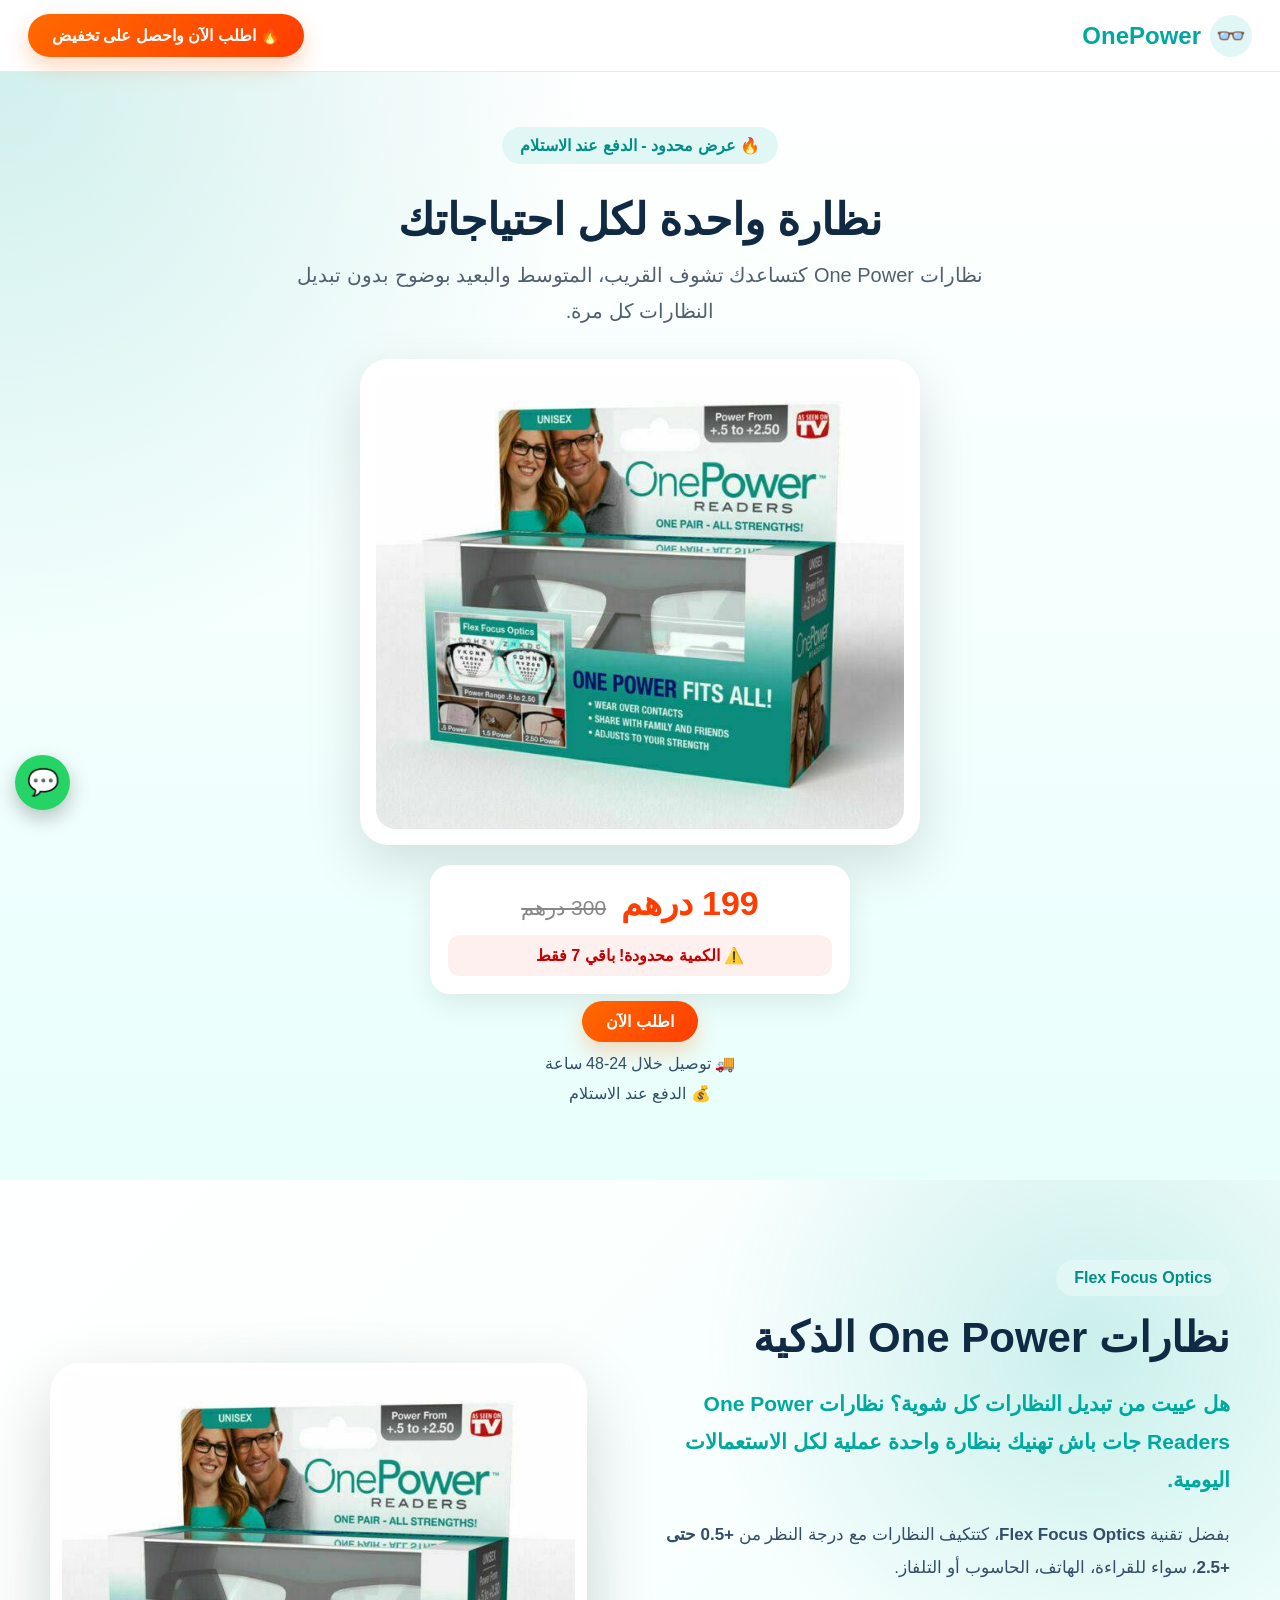
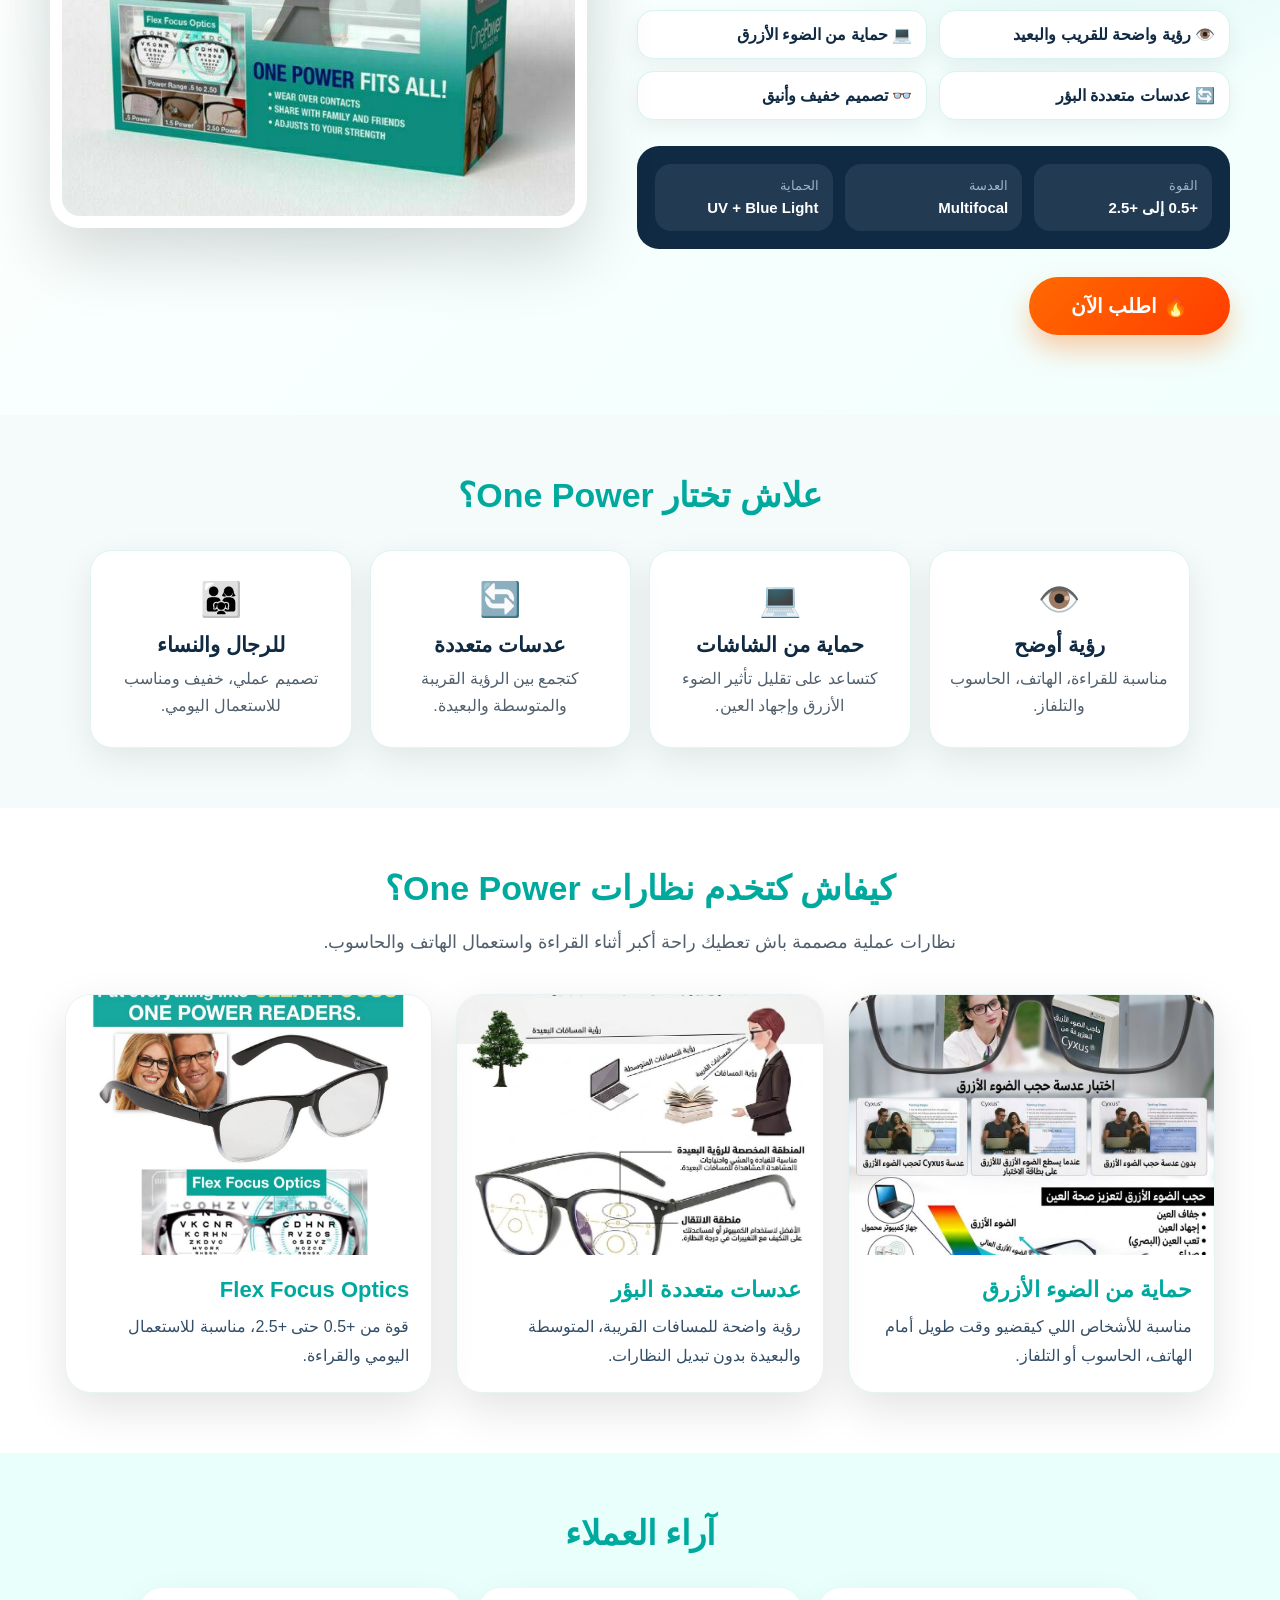
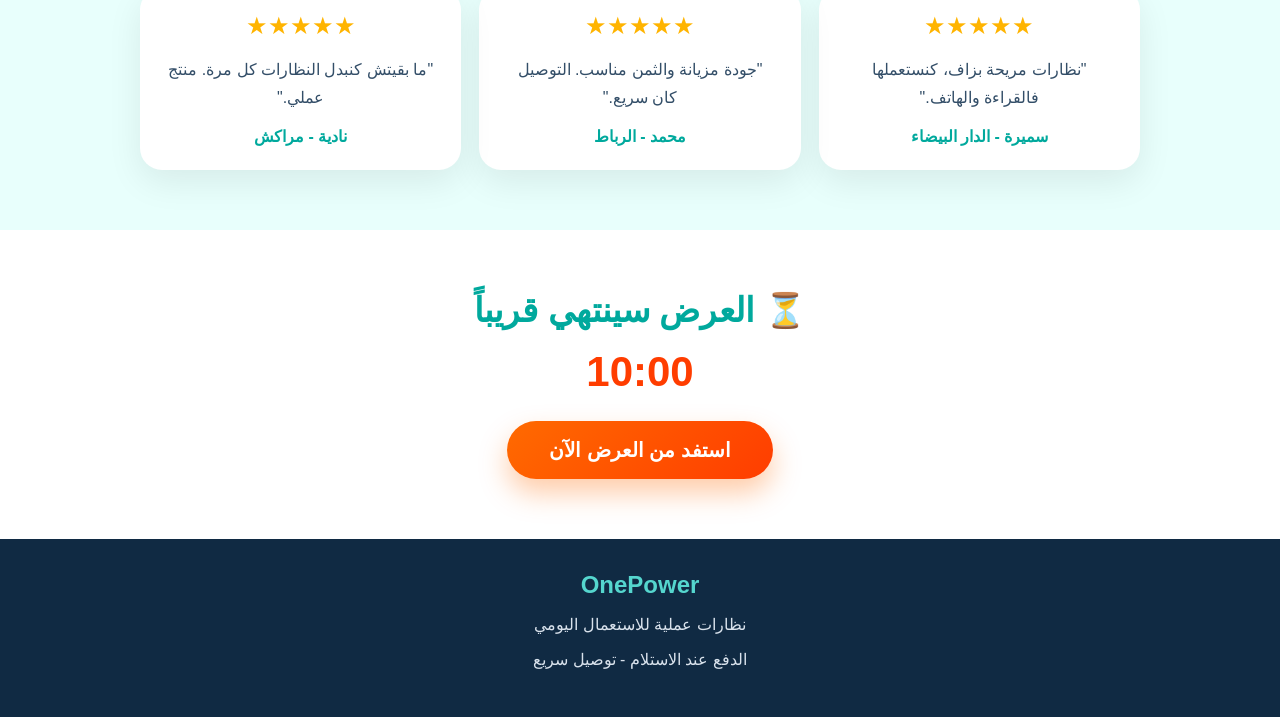
<file: index.html>
<!DOCTYPE html>
<html lang="ar" dir="rtl">
<head>
  <meta charset="UTF-8" />
  <meta name="viewport" content="width=device-width, initial-scale=1.0" />

  <title>نظارات One Power الذكية</title>

  <link rel="stylesheet" href="style.css" />
</head>

<body>

<header class="top-header">
  <a href="index.html" class="logo">
    <span class="logo-icon">👓</span>
    <strong>OnePower</strong>
  </a>

  <a href="checkout.html" class="top-btn">
  🔥 اطلب الآن واحصل على تخفيض</a>
</header>

<section class="hero">
  <div class="hero-content">

    <div class="badge">🔥 عرض محدود - الدفع عند الاستلام</div>

    <h1>نظارة واحدة لكل احتياجاتك</h1>

    <p>
      نظارات One Power كتساعدك تشوف القريب، المتوسط والبعيد بوضوح
      بدون تبديل النظارات كل مرة.
    </p>

    <div class="hero-image-box">
      <img src="product.jpg" alt="نظارات One Power" />
    </div>

    <div class="price-box">
      <div>
        <span class="price">199 درهم</span>
        <span class="old-price">300 درهم</span>
      </div>

      <div class="stock">
        ⚠️ الكمية محدودة! باقي 7 فقط
      </div>
    </div>

    <a href="checkout.html" class="top-btn">اطلب الآن</a>

    <div class="trust-line">
      🚚 توصيل خلال 24-48 ساعة <br />
      💰 الدفع عند الاستلام
    </div>

  </div>
</section>
<section class="premium-about fade-up">

  <div class="premium-about-container">

    <div class="premium-about-text">
      <span class="mini-badge">Flex Focus Optics</span>

      <h2>نظارات One Power الذكية</h2>

      <p class="lead">
        هل عييت من تبديل النظارات كل شوية؟ نظارات One Power Readers جات باش تهنيك بنظارة واحدة عملية لكل الاستعمالات اليومية.
      </p>

      <p>
        بفضل تقنية <strong>Flex Focus Optics</strong>، كتتكيف النظارات مع درجة النظر من
        <strong>+0.5 حتى +2.5</strong>، سواء للقراءة، الهاتف، الحاسوب أو التلفاز.
      </p>

      <div class="premium-points">
        <div>👁️ رؤية واضحة للقريب والبعيد</div>
        <div>💻 حماية من الضوء الأزرق</div>
        <div>🔄 عدسات متعددة البؤر</div>
        <div>👓 تصميم خفيف وأنيق</div>
      </div>

      <div class="specs-box">
        <div>
          <span>القوة</span>
          <strong>+0.5 إلى +2.5</strong>
        </div>
        <div>
          <span>العدسة</span>
          <strong>Multifocal</strong>
        </div>
        <div>
          <span>الحماية</span>
          <strong>UV + Blue Light</strong>
        </div>
      </div>

      <a href="checkout.html" class="main-btn">🔥 اطلب الآن</a>
    </div>

    <div class="premium-about-image">
      <div class="image-glow"></div>
      <img src="product.jpg" alt="نظارات One Power">
    </div>

  </div>

</section>
<section id="benefits" class="section">
  <h2>علاش تختار One Power؟</h2>

  <div class="features-grid">
    <div class="feature-card">
      <span>👁️</span>
      <h3>رؤية أوضح</h3>
      <p>مناسبة للقراءة، الهاتف، الحاسوب والتلفاز.</p>
    </div>

    <div class="feature-card">
      <span>💻</span>
      <h3>حماية من الشاشات</h3>
      <p>كتساعد على تقليل تأثير الضوء الأزرق وإجهاد العين.</p>
    </div>

    <div class="feature-card">
      <span>🔄</span>
      <h3>عدسات متعددة</h3>
      <p>كتجمع بين الرؤية القريبة والمتوسطة والبعيدة.</p>
    </div>

    <div class="feature-card">
      <span>👨‍👩‍👧</span>
      <h3>للرجال والنساء</h3>
      <p>تصميم عملي، خفيف ومناسب للاستعمال اليومي.</p>
    </div>
  </div>
</section>

<section id="explain" class="explain-section">
  <h2>كيفاش كتخدم نظارات One Power؟</h2>

  <p class="section-subtitle">
    نظارات عملية مصممة باش تعطيك راحة أكبر أثناء القراءة واستعمال الهاتف والحاسوب.
  </p>

  <div class="explain-grid">

    <div class="explain-card">
      <img src="blue-light.jpg" alt="حماية من الضوء الأزرق" />
      <div class="explain-text">
        <h3>حماية من الضوء الأزرق</h3>
        <p>
          مناسبة للأشخاص اللي كيقضيو وقت طويل أمام الهاتف، الحاسوب أو التلفاز.
        </p>
      </div>
    </div>

    <div class="explain-card">
      <img src="progressive.jpg" alt="عدسات تدريجية" />
      <div class="explain-text">
        <h3>عدسات متعددة البؤر</h3>
        <p>
          رؤية واضحة للمسافات القريبة، المتوسطة والبعيدة بدون تبديل النظارات.
        </p>
      </div>
    </div>

    <div class="explain-card">
      <img src="flex-focus.jpg" alt="Flex Focus Optics" />
      <div class="explain-text">
        <h3>Flex Focus Optics</h3>
        <p>
          قوة من +0.5 حتى +2.5، مناسبة للاستعمال اليومي والقراءة.
        </p>
      </div>
    </div>

  </div>
</section>

<section id="reviews" class="reviews-section">
  <h2>آراء العملاء</h2>

  <div class="reviews-grid">

    <div class="review-card">
      <div class="stars">★★★★★</div>
      <p>"نظارات مريحة بزاف، كنستعملها فالقراءة والهاتف."</p>
      <strong>سميرة - الدار البيضاء</strong>
    </div>

    <div class="review-card">
      <div class="stars">★★★★★</div>
      <p>"جودة مزيانة والثمن مناسب. التوصيل كان سريع."</p>
      <strong>محمد - الرباط</strong>
    </div>

    <div class="review-card">
      <div class="stars">★★★★★</div>
      <p>"ما بقيتش كنبدل النظارات كل مرة. منتج عملي."</p>
      <strong>نادية - مراكش</strong>
    </div>

  </div>
</section>

<section class="offer-section">
  <h2>⏳ العرض سينتهي قريباً</h2>
  <div id="timer" class="timer">10:00</div>
  <a href="checkout.html" class="main-btn">استفد من العرض الآن</a>
</section>

<footer class="footer">
  <strong>OnePower</strong>
  <p>نظارات عملية للاستعمال اليومي</p>
  <p>الدفع عند الاستلام - توصيل سريع</p>
</footer>

<div class="mobile-sticky">
  <a href="checkout.html">اطلب الآن - الدفع عند الاستلام</a>
</div>

<script src="app.js"></script>
<a href="https://wa.me/212600000000" class="whatsapp-btn">
  💬
</a>
</body>
<div id="liveOrder" class="live-order"></div>
</html>
</file>
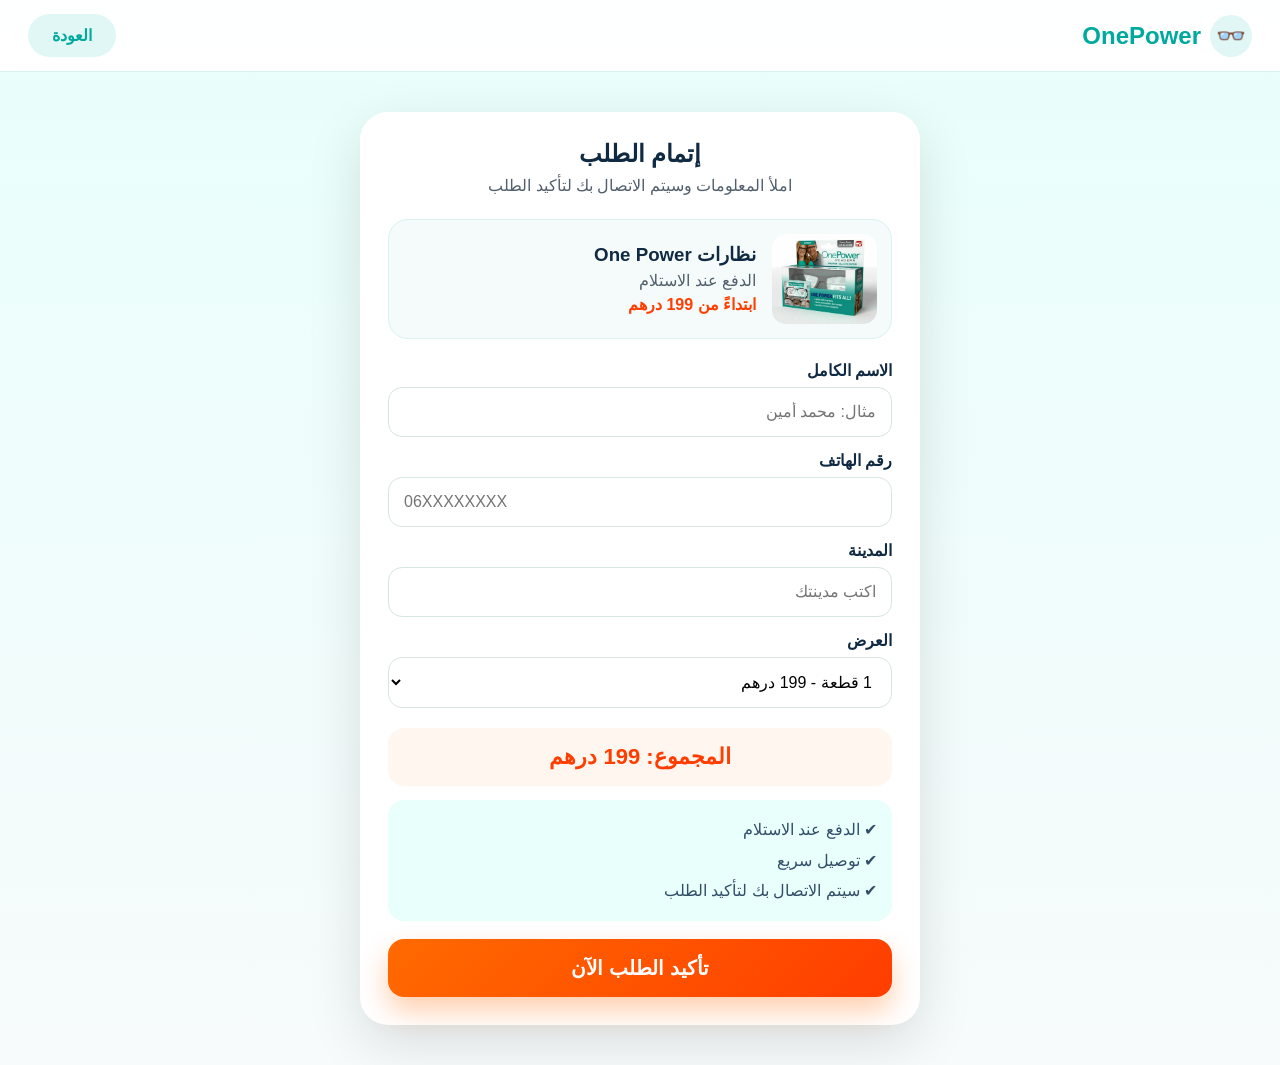
<file: checkout.html>
<!DOCTYPE html>
<html lang="ar" dir="rtl">
<head>
  <meta charset="UTF-8" />
  <meta name="viewport" content="width=device-width, initial-scale=1.0" />

  <title>إتمام الطلب - OnePower</title>

  <link rel="stylesheet" href="style.css" />
</head>

<body class="checkout-page">

<header class="top-header">
  <a href="index.html" class="logo">
    <span class="logo-icon">👓</span>
    <strong>OnePower</strong>
  </a>

  <a href="index.html" class="top-btn light-btn">العودة</a>
</header>

<section class="checkout-wrapper">

  <div class="checkout-card">

    <div class="checkout-title">
      <h1>إتمام الطلب</h1>
      <p>املأ المعلومات وسيتم الاتصال بك لتأكيد الطلب</p>
    </div>

    <div class="order-summary">
      <img src="product.jpg" alt="OnePower" />

      <div>
        <h3>نظارات One Power</h3>
        <p>الدفع عند الاستلام</p>
        <strong>ابتداءً من 199 درهم</strong>
      </div>
    </div>

    <form id="orderForm" class="order-form">

      <label>الاسم الكامل</label>
      <input type="text" id="name" placeholder="مثال: محمد أمين" required />

      <label>رقم الهاتف</label>
      <input type="tel" id="phone" placeholder="06XXXXXXXX" required />

      <label>المدينة</label>
<input type="text" id="city" placeholder="اكتب مدينتك" required />

      <label>العرض</label>
<select id="qty" required>
  <option value="1">1 قطعة - 199 درهم</option>
  <option value="2">2 قطع - 398 درهم 🔥</option>
  <option value="3">3 قطع - 597 درهم 🔥🔥</option>
</select>

      <div class="checkout-total" id="total">
        المجموع: 199 درهم
      </div>

      <div class="checkout-trust">
        ✔ الدفع عند الاستلام <br />
        ✔ توصيل سريع <br />
        ✔ سيتم الاتصال بك لتأكيد الطلب
      </div>

      <button type="submit" class="submit-btn">
        تأكيد الطلب الآن
      </button>

    </form>

  </div>

</section>

<script src="app.js"></script>
</body>
</html>
</file>
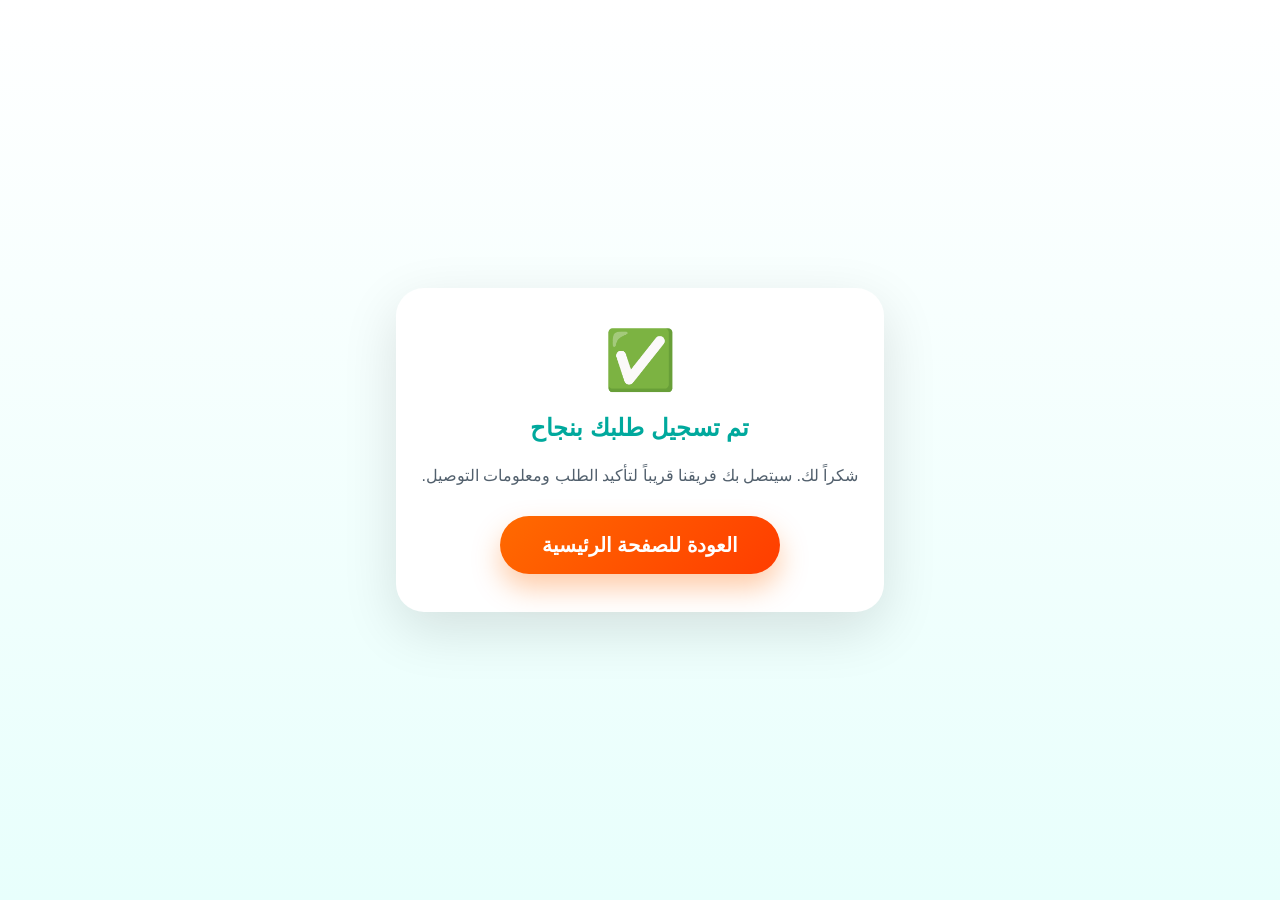
<file: success.html>
<!DOCTYPE html>
<html lang="ar" dir="rtl">
<head>
  <meta charset="UTF-8" />
  <meta name="viewport" content="width=device-width, initial-scale=1.0" />

  <title>تم تسجيل الطلب</title>

  <link rel="stylesheet" href="style.css" />
</head>

<body>

<section class="success-section">

  <div class="success-card">
    <div class="success-icon">✅</div>

    <h1>تم تسجيل طلبك بنجاح</h1>

    <p>
      شكراً لك. سيتصل بك فريقنا قريباً لتأكيد الطلب ومعلومات التوصيل.
    </p>

    <a href="index.html" class="main-btn">العودة للصفحة الرئيسية</a>
  </div>

</section>

</body>
</html>
</file>
<file: style.css>
* {
  box-sizing: border-box;
}

html {
  scroll-behavior: smooth;
}

body {
  margin: 0;
  font-family: Arial, Tahoma, sans-serif;
  background: #f4fbfa;
  color: #1f2933;
  direction: rtl;
}

a {
  text-decoration: none;
}

img {
  max-width: 100%;
}

/* HEADER */
.top-header {
  position: sticky;
  top: 0;
  z-index: 1000;
  height: 72px;
  background: rgba(255, 255, 255, 0.96);
  backdrop-filter: blur(12px);
  border-bottom: 1px solid #d9f2ef;
  display: flex;
  align-items: center;
  justify-content: space-between;
  padding: 0 28px;
}

.logo {
  display: flex;
  align-items: center;
  gap: 9px;
  color: #00A99D;
  font-size: 24px;
}

.logo strong {
  font-weight: 900;
}

.logo-icon {
  background: #e0f7f5;
  width: 42px;
  height: 42px;
  border-radius: 50%;
  display: grid;
  place-items: center;
}

.top-btn {
  background: linear-gradient(135deg, #ff6a00, #ff3d00);
  color: white;
  padding: 12px 24px;
  border-radius: 50px;
  font-weight: 900;
  box-shadow: 0 10px 22px rgba(255, 106, 0, 0.26);
}

.light-btn {
  background: #e0f7f5;
  color: #00A99D;
  box-shadow: none;
}

/* HERO */
.hero {
  background:
    radial-gradient(circle at top left, rgba(0,169,157,0.18), transparent 35%),
    linear-gradient(180deg, #ffffff 0%, #e8fffc 100%);
  padding: 55px 18px 70px;
  text-align: center;
}

.hero-content {
  max-width: 900px;
  margin: auto;
}

.badge {
  display: inline-block;
  background: #e0f7f5;
  color: #008f85;
  padding: 9px 18px;
  border-radius: 50px;
  font-weight: 800;
  margin-bottom: 18px;
}

.hero h1 {
  font-size: 44px;
  line-height: 1.25;
  margin: 10px 0;
  color: #102a43;
}

.hero p {
  font-size: 20px;
  color: #52606d;
  line-height: 1.8;
  max-width: 700px;
  margin: auto;
}

.hero-image-box {
  max-width: 560px;
  margin: 30px auto 20px;
  background: white;
  padding: 16px;
  border-radius: 28px;
  box-shadow: 0 20px 55px rgba(0, 0, 0, 0.13);
}

.hero-image-box img {
  border-radius: 20px;
  display: block;
}

.price-box {
  background: white;
  max-width: 420px;
  margin: 18px auto;
  border-radius: 20px;
  padding: 18px;
  box-shadow: 0 10px 28px rgba(0,0,0,0.08);
}

.price {
  color: #ff3d00;
  font-size: 34px;
  font-weight: 900;
}

.old-price {
  color: #888;
  text-decoration: line-through;
  font-size: 21px;
  margin-right: 10px;
}

.stock {
  background: #fff0f0;
  color: #c40000;
  padding: 11px;
  border-radius: 12px;
  margin-top: 12px;
  font-weight: 800;
}

.main-btn {
  display: inline-block;
  background: linear-gradient(135deg, #ff6a00, #ff3d00);
  color: white;
  padding: 17px 42px;
  border-radius: 50px;
  font-size: 20px;
  font-weight: 900;
  box-shadow: 0 14px 28px rgba(255, 106, 0, 0.34);
}

.trust-line {
  margin-top: 18px;
  color: #334e68;
  font-size: 16px;
  line-height: 1.9;
}

/* SECTIONS */
.section,
.explain-section,
.reviews-section,
.offer-section {
  padding: 60px 18px;
  text-align: center;
}

.section h2,
.explain-section h2,
.reviews-section h2,
.offer-section h2 {
  color: #00A99D;
  font-size: 34px;
  margin: 0 0 18px;
}

.section-subtitle {
  max-width: 760px;
  margin: 0 auto 35px;
  color: #52606d;
  font-size: 18px;
  line-height: 1.8;
}

/* FEATURES */
.features-grid {
  max-width: 1100px;
  margin: 35px auto 0;
  display: grid;
  grid-template-columns: repeat(4, 1fr);
  gap: 18px;
}

.feature-card {
  background: white;
  border-radius: 22px;
  padding: 28px 18px;
  box-shadow: 0 12px 35px rgba(0,0,0,0.08);
  border: 1px solid #e1f4f2;
}

.feature-card span {
  font-size: 34px;
}

.feature-card h3 {
  color: #102a43;
  margin: 14px 0 8px;
  font-size: 21px;
}

.feature-card p {
  color: #52606d;
  line-height: 1.7;
  margin: 0;
}

/* EXPLAIN */
.explain-section {
  background: white;
}

.explain-grid {
  max-width: 1150px;
  margin: auto;
  display: grid;
  grid-template-columns: repeat(3, 1fr);
  gap: 24px;
}

.explain-card {
  background: #ffffff;
  border-radius: 26px;
  overflow: hidden;
  box-shadow: 0 16px 45px rgba(0,0,0,0.11);
  border: 1px solid #e5f4f2;
  text-align: right;
}

.explain-card img {
  width: 100%;
  height: 260px;
  object-fit: cover;
  display: block;
}

.explain-text {
  padding: 22px;
}

.explain-text h3 {
  color: #00A99D;
  font-size: 22px;
  margin: 0 0 10px;
}

.explain-text p {
  color: #334e68;
  line-height: 1.8;
  margin: 0;
}

/* REVIEWS */
.reviews-section {
  background: #e8fffc;
}

.reviews-grid {
  max-width: 1000px;
  margin: 35px auto 0;
  display: grid;
  grid-template-columns: repeat(3, 1fr);
  gap: 18px;
}

.review-card {
  background: white;
  padding: 24px;
  border-radius: 22px;
  box-shadow: 0 12px 35px rgba(0,0,0,0.08);
}

.stars {
  color: #ffb400;
  font-size: 24px;
  margin-bottom: 10px;
}

.review-card p {
  color: #334e68;
  line-height: 1.7;
}

.review-card strong {
  color: #00A99D;
}

/* OFFER */
.offer-section {
  background: white;
}

.timer {
  color: #ff3d00;
  font-size: 42px;
  font-weight: 900;
  margin: 16px 0 25px;
}

/* FOOTER */
.footer {
  background: #102a43;
  color: white;
  text-align: center;
  padding: 32px 18px;
}

.footer strong {
  color: #55d6ce;
  font-size: 24px;
}

.footer p {
  color: #d9e2ec;
}

/* CHECKOUT */
.checkout-page {
  background: linear-gradient(180deg, #e8fffc 0%, #f7fbfb 100%);
}

.checkout-wrapper {
  padding: 40px 16px;
}

.checkout-card {
  max-width: 560px;
  margin: auto;
  background: white;
  border-radius: 28px;
  padding: 28px;
  box-shadow: 0 18px 55px rgba(0,0,0,0.12);
}

.checkout-title {
  text-align: center;
  margin-bottom: 24px;
}

.checkout-title h1 {
  color: #102a43;
  margin: 0 0 8px;
}

.checkout-title p {
  color: #52606d;
  margin: 0;
}

.order-summary {
  display: flex;
  align-items: center;
  gap: 16px;
  background: #f4fbfa;
  border: 1px solid #d8f3f0;
  border-radius: 20px;
  padding: 14px;
  margin-bottom: 22px;
}

.order-summary img {
  width: 105px;
  border-radius: 14px;
  background: white;
}

.order-summary h3 {
  margin: 0 0 5px;
  color: #102a43;
}

.order-summary p {
  margin: 0 0 5px;
  color: #52606d;
}

.order-summary strong {
  color: #ff3d00;
}

.order-form label {
  display: block;
  margin: 14px 0 7px;
  font-weight: 800;
  color: #102a43;
}

.order-form input,
.order-form select {
  width: 100%;
  padding: 15px;
  border: 1px solid #d7e5e4;
  border-radius: 14px;
  font-size: 16px;
  outline: none;
  background: #ffffff;
}

.order-form input:focus,
.order-form select:focus {
  border-color: #00A99D;
  box-shadow: 0 0 0 3px rgba(0,169,157,0.12);
}

.checkout-total {
  background: #fff7ef;
  color: #ff3d00;
  padding: 16px;
  border-radius: 16px;
  font-size: 22px;
  font-weight: 900;
  text-align: center;
  margin: 20px 0 14px;
}

.checkout-trust {
  background: #e8fffc;
  color: #334e68;
  padding: 15px;
  border-radius: 16px;
  line-height: 1.9;
  margin-bottom: 18px;
}

.submit-btn {
  width: 100%;
  border: none;
  cursor: pointer;
  background: linear-gradient(135deg, #ff6a00, #ff3d00);
  color: white;
  padding: 17px;
  border-radius: 16px;
  font-size: 20px;
  font-weight: 900;
  box-shadow: 0 14px 28px rgba(255,106,0,0.32);
}

/* SUCCESS */
.success-section {
  min-height: 100vh;
  display: grid;
  place-items: center;
  background: linear-gradient(180deg, #ffffff, #e8fffc);
  padding: 20px;
}

.success-card {
  background: white;
  max-width: 520px;
  text-align: center;
  padding: 38px 26px;
  border-radius: 28px;
  box-shadow: 0 18px 55px rgba(0,0,0,0.12);
}

.success-icon {
  font-size: 58px;
}

.success-card h1 {
  color: #00A99D;
}

.success-card p {
  color: #52606d;
  line-height: 1.8;
  margin-bottom: 25px;
}

/* MOBILE STICKY */
.mobile-sticky {
  display: none;
}

/* MOBILE */
@media (max-width: 768px) {
  body {
    padding-bottom: 76px;
  }

  .top-header {
    height: 64px;
    padding: 0 14px;
  }

  .logo {
    font-size: 19px;
  }

  .logo-icon {
    width: 36px;
    height: 36px;
  }

  .top-btn {
    padding: 10px 16px;
    font-size: 14px;
  }

  .hero {
    padding: 35px 14px 45px;
  }

  .hero h1 {
    font-size: 31px;
  }

  .hero p {
    font-size: 17px;
  }

  .hero-image-box {
    padding: 10px;
    border-radius: 22px;
  }

  .price {
    font-size: 30px;
  }

  .old-price {
    font-size: 18px;
  }

  .main-btn {
    width: 100%;
    max-width: 360px;
    padding: 16px 20px;
  }

  .section,
  .explain-section,
  .reviews-section,
  .offer-section {
    padding: 45px 14px;
  }

  .section h2,
  .explain-section h2,
  .reviews-section h2,
  .offer-section h2 {
    font-size: 27px;
  }

  .features-grid {
    grid-template-columns: 1fr;
  }

  .explain-grid {
    grid-template-columns: 1fr;
  }

  .explain-card img {
    height: auto;
  }

  .reviews-grid {
    grid-template-columns: 1fr;
  }

  .checkout-card {
    padding: 20px;
    border-radius: 22px;
  }

  .order-summary {
    align-items: flex-start;
  }

  .order-summary img {
    width: 90px;
  }

  .mobile-sticky {
    display: block;
    position: fixed;
    right: 0;
    left: 0;
    bottom: 0;
    background: white;
    padding: 12px;
    box-shadow: 0 -8px 30px rgba(0,0,0,0.18);
    z-index: 9999;
  }

  .mobile-sticky a {
    display: block;
    background: linear-gradient(135deg, #ff6a00, #ff3d00);
    color: white;
    text-align: center;
    padding: 15px;
    border-radius: 16px;
    font-weight: 900;
  }
}.whatsapp-btn {
  position: fixed;
  bottom: 90px;
  left: 15px;
  width: 55px;
  height: 55px;
  background: #25D366;
  color: white;
  border-radius: 50%;
  display: grid;
  place-items: center;
  font-size: 26px;
  z-index: 9999;
  box-shadow: 0 8px 20px rgba(0,0,0,0.25);
}.live-order {
  position: fixed;
  bottom: 160px;
  right: 15px;
  background: white;
  padding: 12px 16px;
  border-radius: 12px;
  font-size: 14px;
  box-shadow: 0 10px 25px rgba(0,0,0,0.2);
  display: none;
  z-index: 9999;
}/* ===== PRO ANIMATIONS ===== */

.fade-up {
  opacity: 0;
  transform: translateY(28px);
  transition: 0.8s ease;
}

.fade-up.show {
  opacity: 1;
  transform: translateY(0);
}

.main-btn,
.top-btn,
.submit-btn {
  transition: 0.25s ease;
}

.main-btn:hover,
.top-btn:hover,
.submit-btn:hover {
  transform: translateY(-3px);
  box-shadow: 0 18px 35px rgba(255,106,0,0.38);
}

.hero-image-box {
  animation: floatProduct 4s ease-in-out infinite;
}

@keyframes floatProduct {
  0% {
    transform: translateY(0);
  }
  50% {
    transform: translateY(-8px);
  }
  100% {
    transform: translateY(0);
  }
}
/* ===== ULTRA PREMIUM ABOUT SECTION ===== */

.premium-about {
  padding: 80px 18px;
  background:
    radial-gradient(circle at 85% 20%, rgba(0,169,157,0.18), transparent 30%),
    linear-gradient(135deg, #ffffff 0%, #f1fffd 100%);
  overflow: hidden;
}

.premium-about-container {
  max-width: 1180px;
  margin: auto;
  display: grid;
  grid-template-columns: 1.05fr 0.95fr;
  gap: 50px;
  align-items: center;
}

.premium-about-text {
  text-align: right;
}

.mini-badge {
  display: inline-block;
  background: #e0f7f5;
  color: #008f85;
  padding: 9px 18px;
  border-radius: 50px;
  font-weight: 900;
  margin-bottom: 16px;
}

.premium-about-text h2 {
  color: #102a43;
  font-size: 42px;
  line-height: 1.25;
  margin: 0 0 18px;
}

.premium-about-text .lead {
  color: #00A99D;
  font-size: 21px;
  font-weight: 800;
  line-height: 1.8;
}

.premium-about-text p {
  color: #334e68;
  font-size: 17px;
  line-height: 1.9;
}

.premium-points {
  display: grid;
  grid-template-columns: 1fr 1fr;
  gap: 12px;
  margin: 26px 0;
}

.premium-points div {
  background: white;
  border: 1px solid #d8f3f0;
  padding: 14px;
  border-radius: 16px;
  font-weight: 800;
  color: #102a43;
  box-shadow: 0 8px 22px rgba(0,0,0,0.06);
}

.specs-box {
  display: grid;
  grid-template-columns: repeat(3, 1fr);
  background: #102a43;
  border-radius: 22px;
  padding: 18px;
  gap: 12px;
  margin-bottom: 28px;
}

.specs-box div {
  background: rgba(255,255,255,0.08);
  border-radius: 16px;
  padding: 14px;
}

.specs-box span {
  display: block;
  color: #9fb3c8;
  font-size: 13px;
  margin-bottom: 6px;
}

.specs-box strong {
  color: white;
  font-size: 15px;
}

.premium-about-image {
  position: relative;
}

.image-glow {
  position: absolute;
  inset: 12%;
  background: #00A99D;
  filter: blur(55px);
  opacity: 0.22;
  border-radius: 50%;
}

.premium-about-image img {
  position: relative;
  width: 100%;
  border-radius: 30px;
  box-shadow: 0 25px 70px rgba(0,0,0,0.16);
  background: white;
  padding: 12px;
}

@media (max-width: 768px) {
  .premium-about {
    padding: 55px 14px;
  }

  .premium-about-container {
    grid-template-columns: 1fr;
    gap: 30px;
  }

  .premium-about-text h2 {
    font-size: 31px;
  }

  .premium-about-text .lead {
    font-size: 18px;
  }

  .premium-points {
    grid-template-columns: 1fr;
  }

  .specs-box {
    grid-template-columns: 1fr;
  }

  .premium-about-image {
    order: -1;
  }
 .top-btn {
  padding: 6px 12px;
  font-size: 12px;
  box-shadow: none;
}
</file>
